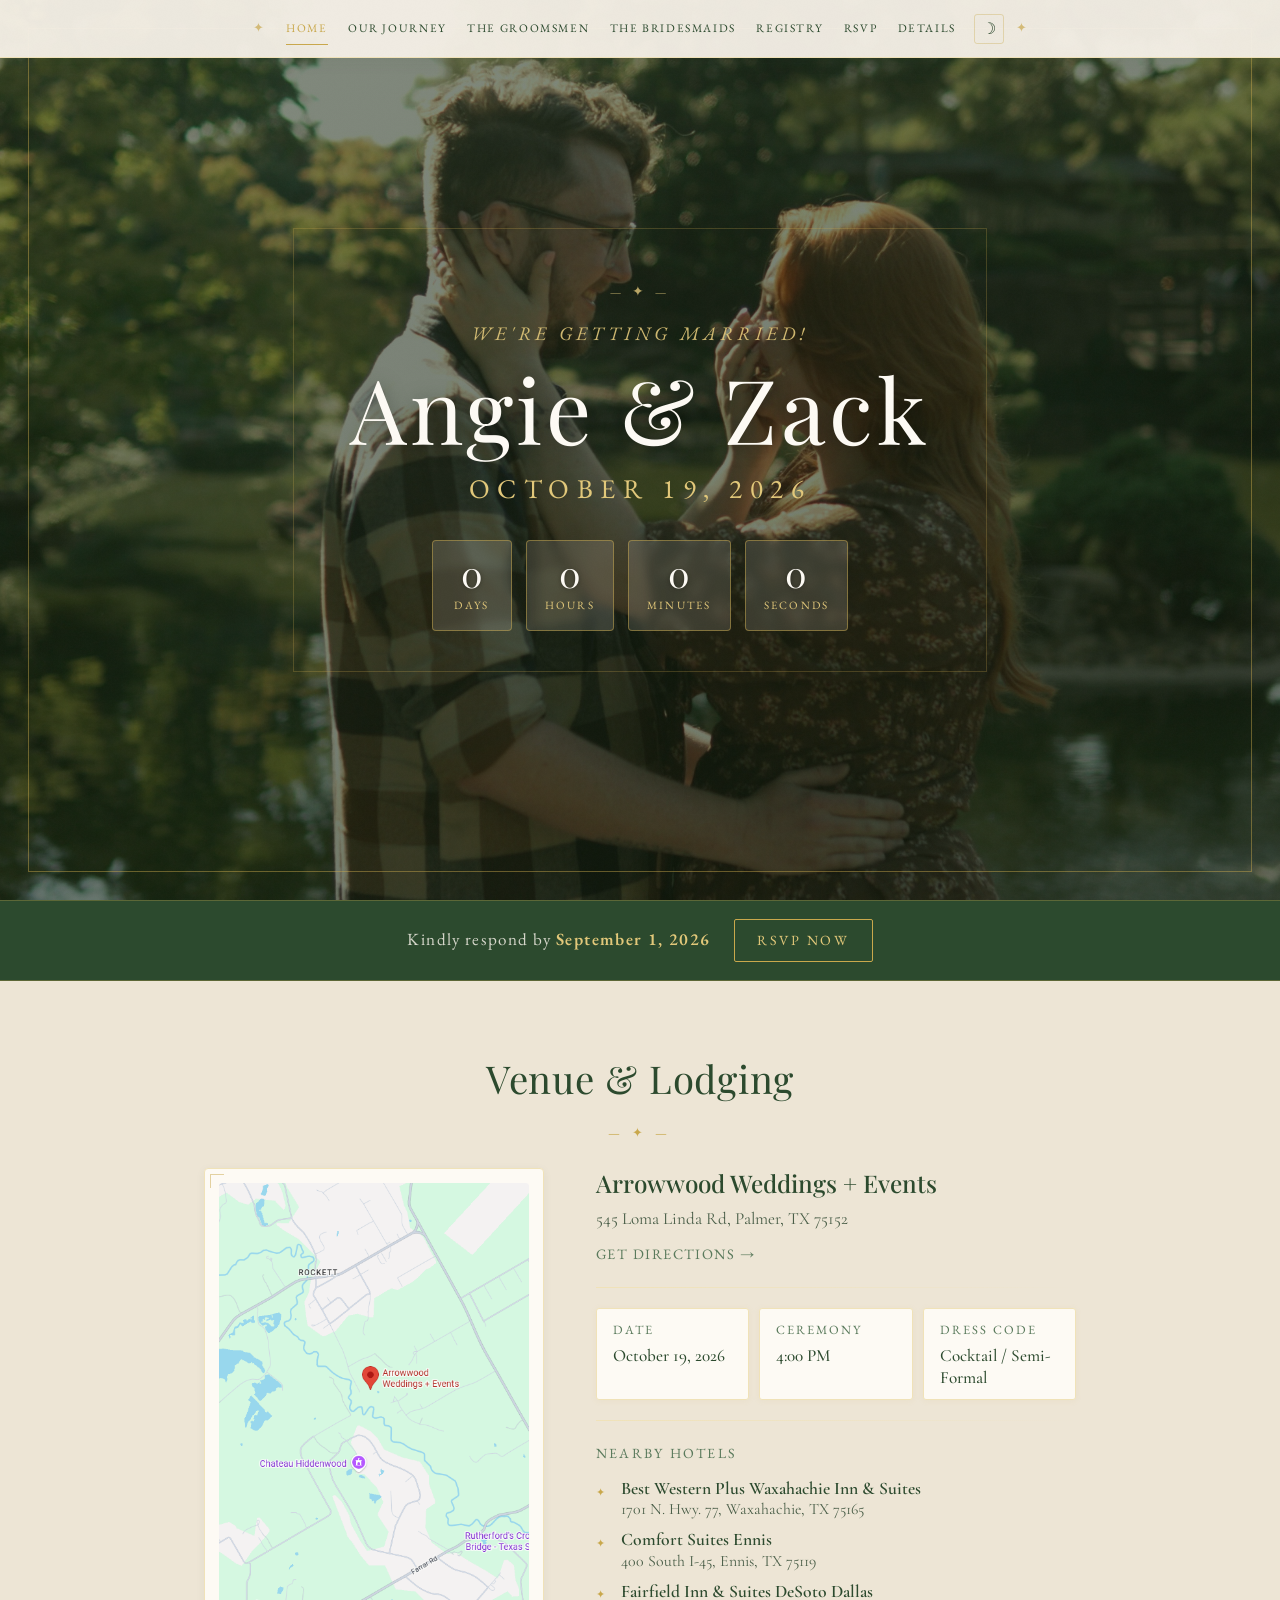
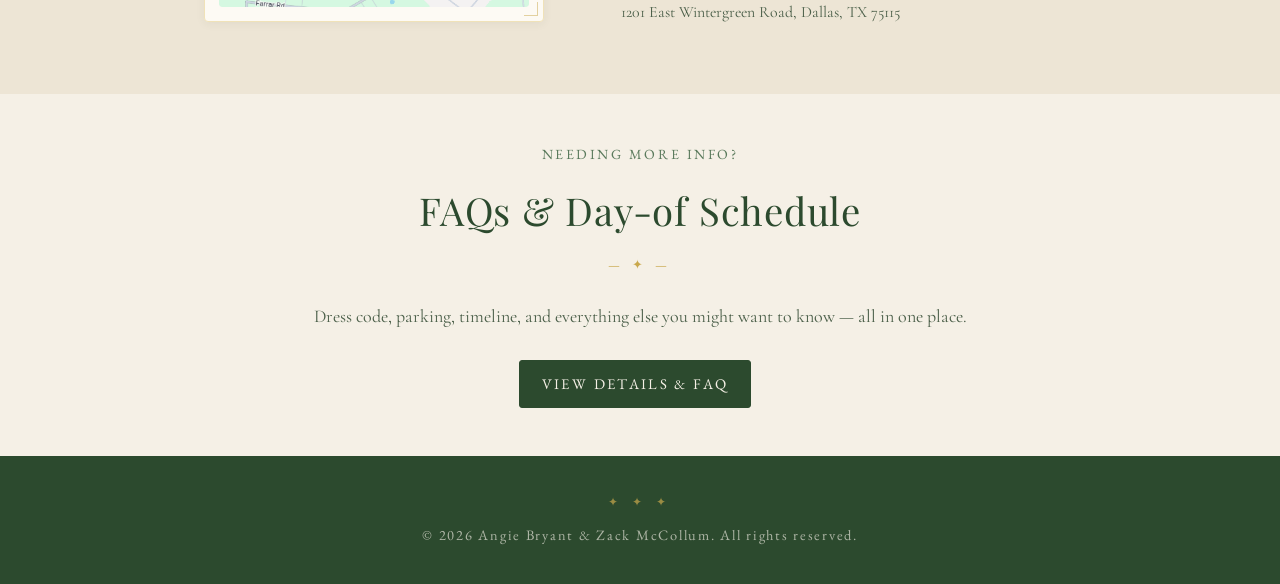
<file: index.html>
<!DOCTYPE html>
<html lang="en">
<head>
  <meta charset="UTF-8">
  <meta name="viewport" content="width=device-width, initial-scale=1.0">
  <link rel="icon" href="data:image/svg+xml,%3Csvg xmlns='http://www.w3.org/2000/svg' viewBox='0 0 32 32'%3E%3Crect x='9' y='9' width='14' height='14' rx='1' transform='rotate(45 16 16)' fill='%23C9A84C'/%3E%3C/svg%3E" type="image/svg+xml">

  <title>Angie &amp; Zack — Home</title>
  <script>try{var s=localStorage.getItem("theme"),q=window.matchMedia("(prefers-color-scheme: dark)").matches?"dark":"light";document.documentElement.setAttribute("data-theme",s||q);}catch(e){}</script>
  <link rel="stylesheet" href="style.css">
  <script src="script.js" defer></script>
</head>
<body>
  <!-- Navigation -->
    <nav id="main-nav">
    <button class="nav-hamburger" id="nav-hamburger" aria-label="Open menu" aria-expanded="false">
      <span></span><span></span><span></span>
    </button>
    <div class="nav-links" id="nav-links">
      <a href="index.html" class="active">Home</a>
      <a href="our-journey.html">Our Journey</a>
      <a href="groomsmen.html">The Groomsmen</a>
      <a href="bridesmaids.html">The Bridesmaids</a>
      <a href="registry.html">Registry</a>
      <a href="rsvp.html">RSVP</a>
      <a href="details.html">Details</a>
    </div>
  </nav>

  <!-- Hero Section -->
  <section class="hero" style="background-image: url('Images/Main-Page.jpg');">
    <div class="hero-content">
      <h3>We're Getting Married!</h3>
      <h1>Angie &amp; Zack</h1>
      <h2>October 19, 2026</h2>
      <div class="countdown" data-countdown="2026-10-19T12:00:00-06:00">
        <div class="countdown-item"><span>0</span><small>Days</small></div>
        <div class="countdown-item"><span>0</span><small>Hours</small></div>
        <div class="countdown-item"><span>0</span><small>Minutes</small></div>
        <div class="countdown-item"><span>0</span><small>Seconds</small></div>
      </div>
    </div>
  </section>

  <!-- RSVP Nudge Banner -->
  <section class="rsvp-nudge reveal-on-scroll">
    <span class="rsvp-nudge-text">Kindly respond by <strong>September 1, 2026</strong></span>
    <a href="rsvp.html" class="rsvp-nudge-btn">RSVP Now</a>
  </section>

  <!-- Venue & Lodging Section -->
  <section class="section first-after-hero">
    <h2 class="section-title">Venue &amp; Lodging</h2>
    <div class="venue-container">

      <!-- Map -->
      <div class="venue-map reveal-on-scroll">
        <a href="https://www.google.com/maps/place/Arrowwood+Weddings+%2B+Events/@32.4610241,-96.7617876,17z/data=!4m6!3m5!1s0x864eeb15244c5e1d:0x95e11e4c4afe25a6!8m2!3d32.4610241!4d-96.7592127!16s%2Fg%2F11f8gkkggd?entry=ttu&g_ep=EgoyMDI1MTIwMi4wIKXMDSoASAFQAw%3D%3D" target="_blank" rel="noopener noreferrer">
          <img src="Images/Arrowwood-google-map.png" alt="Arrowwood Weddings + Events Map">
        </a>
      </div>

      <!-- Info -->
      <div class="venue-info">

        <!-- Venue name + address block -->
        <div class="venue-address-block reveal-on-scroll">
          <p class="venue-name">Arrowwood Weddings + Events</p>
          <p class="venue-address">545 Loma Linda Rd, Palmer, TX 75152</p>
          <a class="venue-directions" href="https://www.google.com/maps/place/Arrowwood+Weddings+%2B+Events/@32.4610241,-96.7617876,17z/data=!4m6!3m5!1s0x864eeb15244c5e1d:0x95e11e4c4afe25a6!8m2!3d32.4610241!4d-96.7592127!16s%2Fg%2F11f8gkkggd?entry=ttu&g_ep=EgoyMDI1MTIwMi4wIKXMDSoASAFQAw%3D%3D" target="_blank" rel="noopener noreferrer">Get Directions →</a>
        </div>

        <div class="venue-divider"></div>

        <!-- Quick-info pills -->
        <div class="venue-pills reveal-on-scroll">
          <div class="venue-pill">
            <span class="venue-pill-label">Date</span>
            <span class="venue-pill-value">October 19, 2026</span>
          </div>
          <div class="venue-pill">
            <span class="venue-pill-label">Ceremony</span>
            <span class="venue-pill-value">4:00 PM</span>
          </div>
          <div class="venue-pill">
            <span class="venue-pill-label">Dress Code</span>
            <span class="venue-pill-value">Cocktail / Semi-Formal</span>
          </div>
        </div>

        <div class="venue-divider"></div>

        <!-- Lodging -->
        <div class="reveal-on-scroll">
          <p class="venue-lodging-heading">Nearby Hotels</p>
          <ul class="lodging-list">
            <li><strong><a href="https://www.bestwestern.com/en_US/book/hotel-rooms.44698.html?iata=00170260&ssob=PSBM00199G&cid=PSBM00199G:google:Conversion_National_X_US_Google_BW_BW_BR_X_Consolidated_En_District5_TX_Primary:best%20western%20plus%20waxahachie%20inn%20%26%20suites&gclsrc=aw.ds&gad_source=1&gad_campaignid=21226518934&gbraid=0AAAAAD-tl1hQ0hjczZ_q8GGsvb0soOebE&gclid=Cj0KCQjw1ZjOBhCmARIsADDuFTBlnRpzpNIwo07-kJjhLWLzqJIK8FgcUiiLyhSb31mb3SZ5PO3JiVwaAhOpEALw_wcB" target="_blank" rel="noopener noreferrer">Best Western Plus Waxahachie Inn &amp; Suites</a></strong><span class="lodging-address">1701 N. Hwy. 77, Waxahachie, TX 75165</span></li>
            <li><strong><a href="https://www.choicehotels.com/texas/ennis/comfort-suites-hotels/txa54?gad_campaignid=22193625516&gad_source=1&gal=undefined&gclid=Cj0KCQjw1ZjOBhCmARIsADDuFTDCRQBfKruBmAhdIc8vo8Jh89C2TajxkvKu5rK1HDcD_XoWZXB74ZcaArUOEALw_wcB&gmp=MetaAd&gpa=GPADSMFLX&hmGUID=61ca8c9c-d081-4acc-b399-5b5ab8f36904&mc=HAGOHPUS&meta=PMFGPADUSSMFLX_TXA54_localuniversal_US_1_desktop_2026-03-30_default_22193625516__paid&pmf=hpagoogle&product=localuniversal&adults=2&checkInDate=2026-03-30&checkOutDate=2026-03-31&ratePlanCode=SMFLX" target="_blank" rel="noopener noreferrer">Comfort Suites Ennis</a></strong><span class="lodging-address">400 South I‑45, Ennis, TX 75119</span></li>
            <li><strong><a href="https://www.marriott.com/en-us/hotels/dalef-fairfield-inn-and-suites-desoto-dallas-south/overview/?scid=f2ae0541-1279-4f24-b197-a979c79310b0" target="_blank" rel="noopener noreferrer">Fairfield Inn &amp; Suites DeSoto Dallas</a></strong><span class="lodging-address">1201 East Wintergreen Road, Dallas, TX 75115</span></li>
          </ul>
        </div>

      </div>
    </div>
  </section>

  <!-- Details CTA -->
  <section class="section reveal-on-scroll" style="text-align:center; padding: 48px 24px;">
    <p style="font-family:var(--font-accent);font-size:0.78rem;letter-spacing:0.18em;text-transform:uppercase;color:var(--forest-light);margin:0 0 10px;">Needing more info?</p>
    <h2 class="section-title" style="margin-bottom:0;">FAQs &amp; Day-of Schedule</h2>
    <p style="max-width:800px;margin:16px auto 28px;color:var(--ink-soft);font-size:1rem;line-height:1.8;">Dress code, parking, timeline, and everything else you might want to know — all in one place.</p>
    <a href="details.html" class="btn">View Details &amp; FAQ</a>
  </section>

  <!-- Footer -->
  <footer>
    © 2026 Angie Bryant &amp; Zack McCollum. All rights reserved.
  </footer>
  <button class="back-to-top" id="back-to-top" aria-label="Back to top">&#8679;</button>
</body>
</html>
</file>
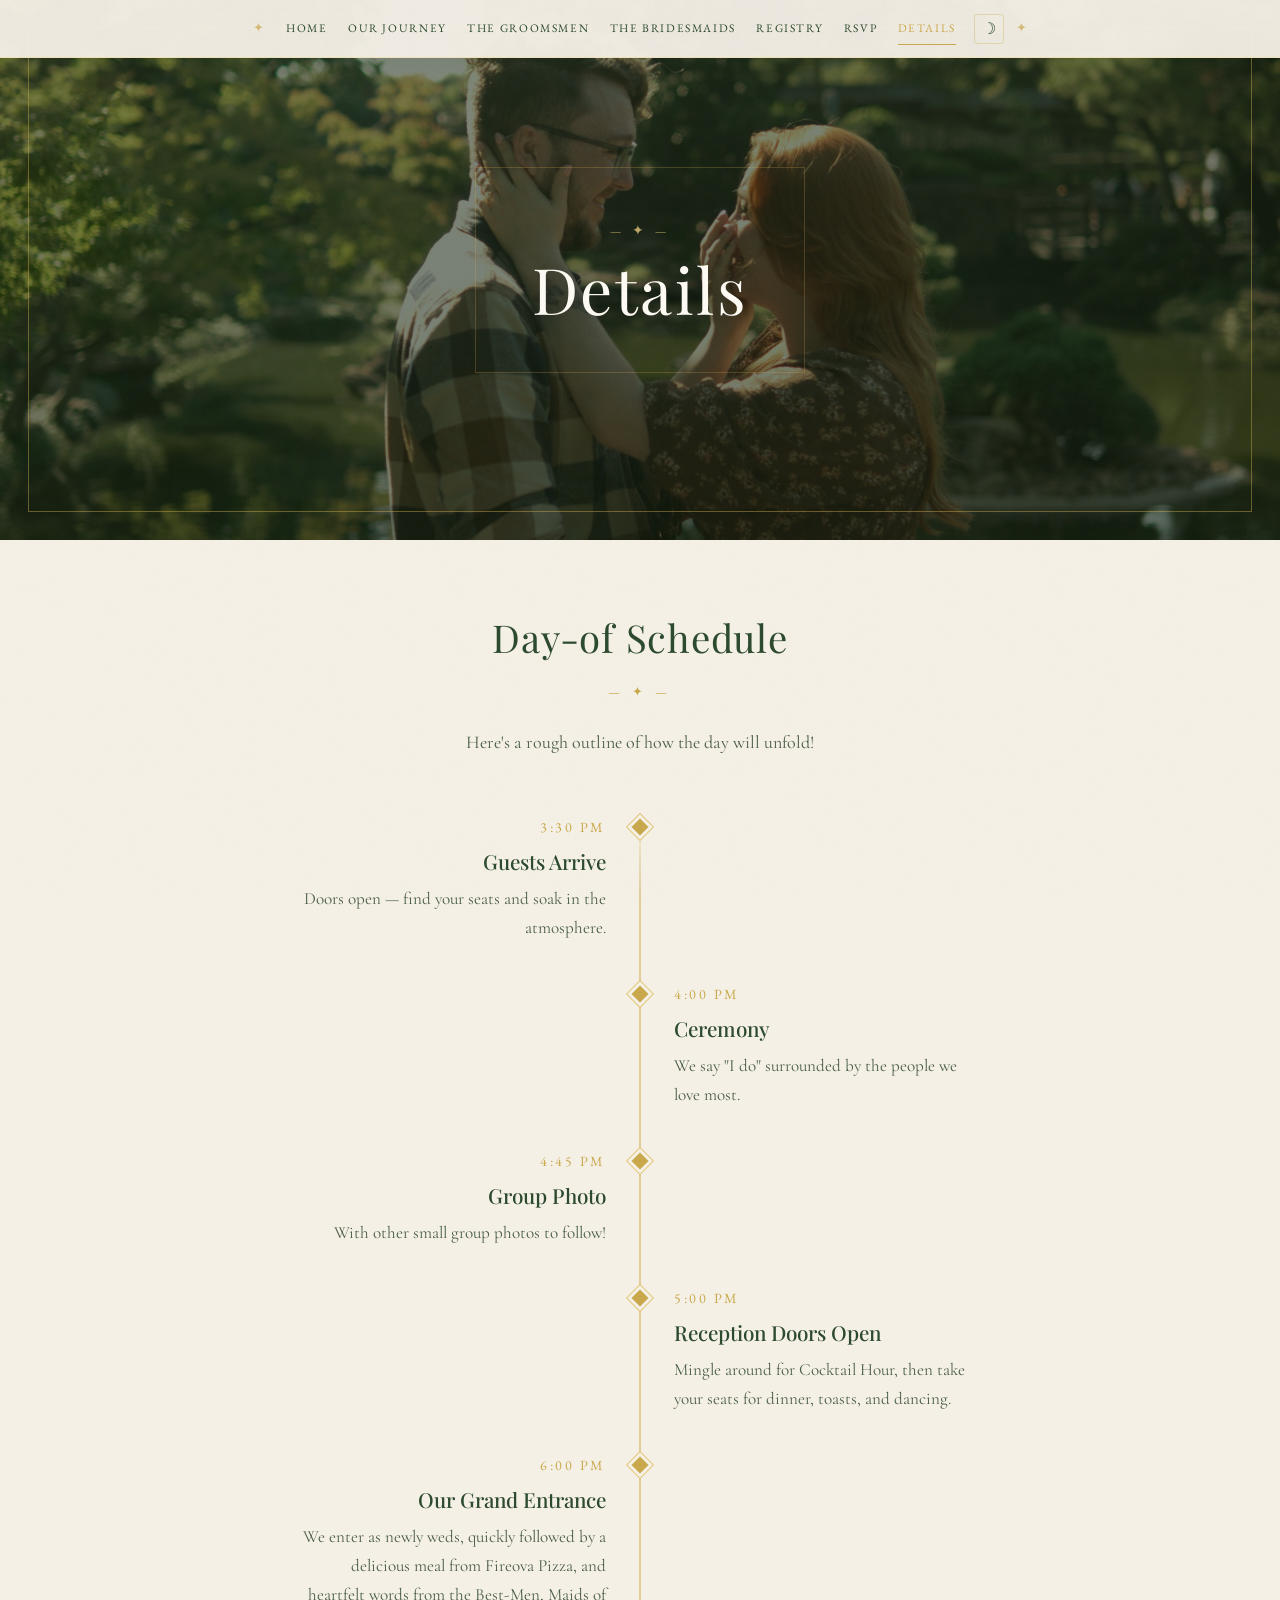
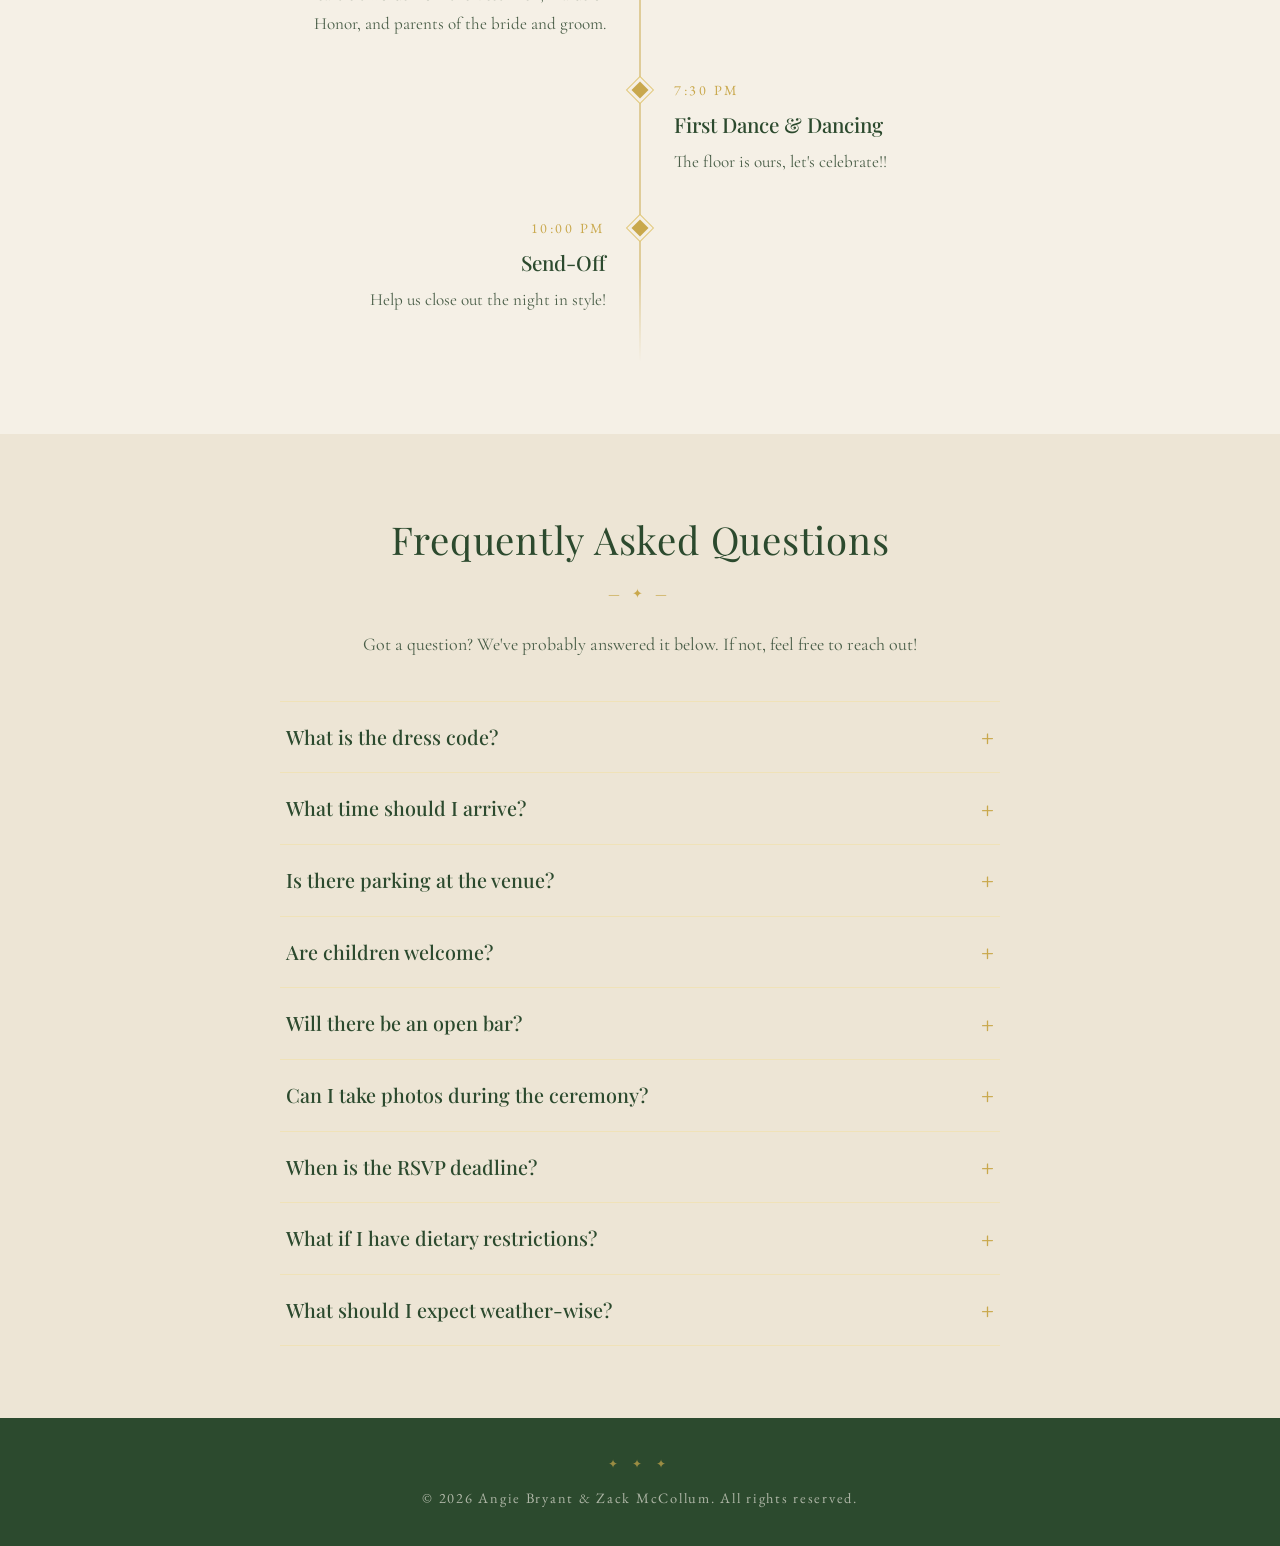
<file: details.html>
<!DOCTYPE html>
<html lang="en">
<head>
  <meta charset="UTF-8">
  <meta name="viewport" content="width=device-width, initial-scale=1.0">
  <link rel="icon" href="data:image/svg+xml,%3Csvg xmlns='http://www.w3.org/2000/svg' viewBox='0 0 32 32'%3E%3Crect x='9' y='9' width='14' height='14' rx='1' transform='rotate(45 16 16)' fill='%23C9A84C'/%3E%3C/svg%3E" type="image/svg+xml">

  <title>Angie &amp; Zack — Details</title>
  <script>try{var s=localStorage.getItem("theme"),q=window.matchMedia("(prefers-color-scheme: dark)").matches?"dark":"light";document.documentElement.setAttribute("data-theme",s||q);}catch(e){}</script>
  <link rel="stylesheet" href="style.css">
  <script src="script.js" defer></script>
  <style>
    /* ── Day-of Timeline ───────────────────────────────────────── */
    .timeline {
      max-width: 680px;
      margin: 0 auto;
      position: relative;
      padding: 8px 0 8px 0;
    }

    /* Vertical gold rule running through timeline */
    .timeline::before {
      content: '';
      position: absolute;
      left: 50%;
      top: 0; bottom: 0;
      width: 1px;
      background: linear-gradient(to bottom, transparent, var(--gold) 8%, var(--gold) 92%, transparent);
      transform: translateX(-50%);
    }

    .timeline-item {
      display: flex;
      align-items: flex-start;
      gap: 28px;
      margin-bottom: 40px;
      position: relative;
    }

    /* All items flow left-to-right — HTML already places content on the correct side */
    .timeline-item {
      flex-direction: row;
    }

    /* Left-side content (odd items): right-align so text flows into the center node */
    .timeline-item:nth-child(odd) .timeline-body:first-child {
      text-align: right;
    }

    /* Right-side content (even items): left-align so text flows away from center node */
    .timeline-item:nth-child(even) .timeline-body:last-child {
      text-align: left;
    }

    .timeline-body {
      flex: 1;
    }

    .timeline-time {
      font-family: var(--font-accent);
      font-size: 0.78rem;
      letter-spacing: 0.18em;
      text-transform: uppercase;
      color: var(--gold);
      display: block;
      margin-bottom: 4px;
    }

    .timeline-event {
      font-family: var(--font-display);
      font-size: 1.15rem;
      font-weight: 500;
      color: var(--forest);
      margin: 0 0 4px;
    }

    .timeline-desc {
      font-size: 0.95rem;
      color: var(--ink-soft);
      margin: 0;
      line-height: 1.7;
    }

    /* Gold diamond node in center */
    .timeline-node {
      flex: 0 0 auto;
      width: 12px; height: 12px;
      background: var(--gold);
      transform: rotate(45deg);
      margin-top: 6px;
      position: relative;
      z-index: 1;
      box-shadow: 0 0 0 3px var(--ivory), 0 0 0 4px var(--gold-light);
      flex-shrink: 0;
    }

    /* ── FAQ Accordion ──────────────────────────────────────────── */
    .faq-list {
      max-width: 720px;
      margin: 0 auto;
    }

    .faq-item {
      border-bottom: 1px solid var(--gold-pale);
      overflow: hidden;
    }

    .faq-item:first-child {
      border-top: 1px solid var(--gold-pale);
    }

    .faq-question {
      display: flex;
      justify-content: space-between;
      align-items: center;
      padding: 18px 6px;
      cursor: pointer;
      font-family: var(--font-display);
      font-size: 1.1rem;
      font-weight: 500;
      color: var(--forest);
      gap: 16px;
      user-select: none;
      transition: color 0.2s;
    }

    .faq-question:hover { color: var(--gold); }

    .faq-icon {
      font-family: var(--font-accent);
      font-size: 1.2rem;
      color: var(--gold);
      flex-shrink: 0;
      transition: transform 0.3s ease;
      line-height: 1;
    }

    .faq-item.open .faq-icon { transform: rotate(45deg); }

    .faq-answer {
      max-height: 0;
      overflow: hidden;
      transition: max-height 0.35s ease, padding 0.2s ease;
    }

    .faq-item.open .faq-answer {
      max-height: 400px;
    }

    .faq-answer p {
      margin: 0;
      padding: 0 6px 20px;
      font-size: 1rem;
      color: var(--ink-soft);
      line-height: 1.85;
    }

    /* ── Responsive Timeline ────────────────────────────────────── */
    @media (max-width: 600px) {
      .timeline::before { left: 10px; transform: none; }

      /* All items: single column, left-aligned */
      .timeline-item,
      .timeline-item:nth-child(odd),
      .timeline-item:nth-child(even) {
        flex-direction: row !important;
        gap: 18px;
        padding-left: 36px;
        position: relative;
      }

      /* Override per-side text-align rules on mobile */
      .timeline-item:nth-child(odd) .timeline-body:first-child,
      .timeline-item:nth-child(even) .timeline-body:last-child {
        text-align: left !important;
      }

      /* Hide the empty spacer half-columns */
      .timeline-item > .timeline-body:empty { display: none; }

      /* Pin diamond node to left rail */
      .timeline-node {
        position: absolute;
        left: 4px;
        top: 6px;
        margin-top: 0;
        flex-shrink: 0;
      }

      .timeline-body { flex: 1; }
    }
  </style>
</head>
<body>

  <!-- Navigation -->
  <nav id="main-nav">
    <button class="nav-hamburger" id="nav-hamburger" aria-label="Open menu" aria-expanded="false">
      <span></span><span></span><span></span>
    </button>
    <div class="nav-links" id="nav-links">
      <a href="index.html">Home</a>
      <a href="our-journey.html">Our Journey</a>
      <a href="groomsmen.html">The Groomsmen</a>
      <a href="bridesmaids.html">The Bridesmaids</a>
      <a href="registry.html">Registry</a>
      <a href="rsvp.html">RSVP</a>
      <a href="details.html" class="active">Details</a>
    </div>
  </nav>

  <!-- Page header -->
  <section class="hero" style="background-image: url('Images/Main-Page.jpg'); height: 60vh;">
    <div class="hero-content">
      <h1>Details</h1>
    </div>
  </section>

  <!-- Day-of Timeline -->
  <section class="section first-after-hero">
    <h2 class="section-title">Day-of Schedule</h2>
    <p style="text-align:center;max-width:800px;margin:0 auto 48px;color:var(--ink-soft);font-size:1rem;">
      Here's a rough outline of how the day will unfold!

    <div class="timeline">

      <div class="timeline-item reveal-on-scroll">
        <div class="timeline-body">
          <span class="timeline-time">3:30 PM</span>
          <p class="timeline-event">Guests Arrive</p>
          <p class="timeline-desc">Doors open — find your seats and soak in the atmosphere.</p>
        </div>
        <div class="timeline-node"></div>
        <div class="timeline-body"></div>
      </div>

      <div class="timeline-item reveal-on-scroll">
        <div class="timeline-body"></div>
        <div class="timeline-node"></div>
        <div class="timeline-body">
          <span class="timeline-time">4:00 PM</span>
          <p class="timeline-event">Ceremony</p>
          <p class="timeline-desc">We say "I do" surrounded by the people we love most.</p>
        </div>
      </div>

      <div class="timeline-item reveal-on-scroll">
        <div class="timeline-body">
          <span class="timeline-time">4:45 PM</span>
          <p class="timeline-event">Group Photo</p>
          <p class="timeline-desc">With other small group photos to follow!</p>
        </div>
        <div class="timeline-node"></div>
        <div class="timeline-body"></div>
      </div>

      <div class="timeline-item reveal-on-scroll">
        <div class="timeline-body"></div>
        <div class="timeline-node"></div>
        <div class="timeline-body">
          <span class="timeline-time">5:00 PM</span>
          <p class="timeline-event">Reception Doors Open</p>
          <p class="timeline-desc">Mingle around for Cocktail Hour, then take your seats for dinner, toasts, and dancing.</p>
        </div>
      </div>

      <div class="timeline-item reveal-on-scroll">
        <div class="timeline-body">
          <span class="timeline-time">6:00 PM</span>
          <p class="timeline-event">Our Grand Entrance</p>
          <p class="timeline-desc">We enter as newly weds, quickly followed by a delicious meal from Fireova Pizza, and heartfelt words from the Best-Men, Maids of Honor, and parents of the bride and groom.</p>
        </div>
        <div class="timeline-node"></div>
        <div class="timeline-body"></div>
      </div>

      <div class="timeline-item reveal-on-scroll">
        <div class="timeline-body"></div>
        <div class="timeline-node"></div>
        <div class="timeline-body">
          <span class="timeline-time">7:30 PM</span>
          <p class="timeline-event">First Dance &amp; Dancing</p>
          <p class="timeline-desc">The floor is ours, let's celebrate!!</p>
        </div>
      </div>

      <div class="timeline-item reveal-on-scroll">
        <div class="timeline-body">
          <span class="timeline-time">10:00 PM</span>
          <p class="timeline-event">Send-Off</p>
          <p class="timeline-desc">Help us close out the night in style!</p>
        </div>
        <div class="timeline-node"></div>
        <div class="timeline-body"></div>
      </div>

    </div>

  </section>

  <!-- FAQ Section -->
  <section class="section alt">
    <h2 class="section-title">Frequently Asked Questions</h2>
    <p style="text-align:center;max-width:580px;margin:0 auto 40px;color:var(--ink-soft);font-size:1rem;">
      Got a question? We've probably answered it below. If not, feel free to reach out!
    </p>

    <div class="faq-list">

      <div class="faq-item">
        <div class="faq-question">
          What is the dress code?
          <span class="faq-icon">+</span>
        </div>
        <div class="faq-answer">
          <p>We'd love for our guests to dress in <strong>cocktail / semi-formal</strong> attire. Think dresses, dress pants with a blazer, or a suit. Please <strong>DO NOT</strong> wear white or ivory, as those are reserved for the bride! This is an <strong>OUTDOOR VENUE</strong>, please dress occordingly! If you have any questions regarding attire, please feel free to <a href="mailto:zawedding16@gmail.com">reach out to Zack and Angie via email</a></p>
        </div>
      </div>

      <div class="faq-item">
        <div class="faq-question">
          What time should I arrive?
          <span class="faq-icon">+</span>
        </div>
        <div class="faq-answer">
          <p>We recommend arriving by <strong>3:30 PM</strong> to allow time to park and get seated comfortably before the ceremony begins at 4:00 PM. The Ceremony will be closed once the processional starts.</p>
        </div>
      </div>

      <div class="faq-item">
        <div class="faq-question">
          Is there parking at the venue?
          <span class="faq-icon">+</span>
        </div>
        <div class="faq-answer">
          <p>Yes! <strong>Free on-site parking</strong> is available at Arrowwood Weddings + Events. Just follow the signs when you arrive at 545 Loma Linda Rd, Palmer, TX 75152.</p>
        </div>
      </div>

      <div class="faq-item">
        <div class="faq-question">
          Are children welcome?
          <span class="faq-icon">+</span>
        </div>
        <div class="faq-answer">
          <p>While we love your little ones, we kindly ask that only children ages 8 and older attend. If you're bringing children, please be sure to include them in your RSVP!</p>
        </div>
      </div>

      <div class="faq-item">
        <div class="faq-question">
          Will there be an open bar?
          <span class="faq-icon">+</span>
        </div>
        <div class="faq-answer">
          <p>Yes! We will have an <strong>open bar</strong> during cocktail hour and the reception. Please drink responsibly and consider arranging a designated driver or rideshare if needed. We will also be serving our signature cocktails as well!</p>
        </div>
      </div>

      <div class="faq-item">
        <div class="faq-question">
          Can I take photos during the ceremony?
          <span class="faq-icon">+</span>
        </div>
        <div class="faq-answer">
          <p>We are having an <strong>unplugged ceremony</strong>, so please keep phones and cameras put away so you can be fully present in the moment. Our photographer(s) will capture everything! Feel free to snap away during cocktail hour and the reception.</p>
        </div>
      </div>

      <div class="faq-item">
        <div class="faq-question">
          When is the RSVP deadline?
          <span class="faq-icon">+</span>
        </div>
        <div class="faq-answer">
          <p>Please RSVP by <strong>September 1, 2026</strong>. You can fill out the form on our <a href="rsvp.html">RSVP page</a>, it only takes a minute!</p>
        </div>
      </div>

      <div class="faq-item">
        <div class="faq-question">
          What if I have dietary restrictions?
          <span class="faq-icon">+</span>
        </div>
        <div class="faq-answer">
          <p>We’ll be serving fresh, stone-fired pizza from Fireova Pizza at the reception. If you have dietary restrictions or allergies, please feel free to bring something that best fits your needs, we want everyone to be comfortable and taken care of.</p>
        </div>
      </div>

      <div class="faq-item">
        <div class="faq-question">
          What should I expect weather-wise?
          <span class="faq-icon">+</span>
        </div>
        <div class="faq-answer">
          <p>The <strong>ceremony is outdoors</strong> and the <strong>reception is covered outdoor</strong>, so please plan and dress accordingly! Mid-October in Palmer, TX typically brings pleasant fall weather, with warm afternoons around <strong>78°F</strong> and cooler evenings dropping into the <strong>low 60s</strong>.</p>
        </div>
      </div>

    </div>
  </section>

  <!-- Footer -->
  <footer>
    © 2026 Angie Bryant &amp; Zack McCollum. All rights reserved.
  </footer>

  <button class="back-to-top" id="back-to-top" aria-label="Back to top">&#8679;</button>
</body>
</html>
</file>
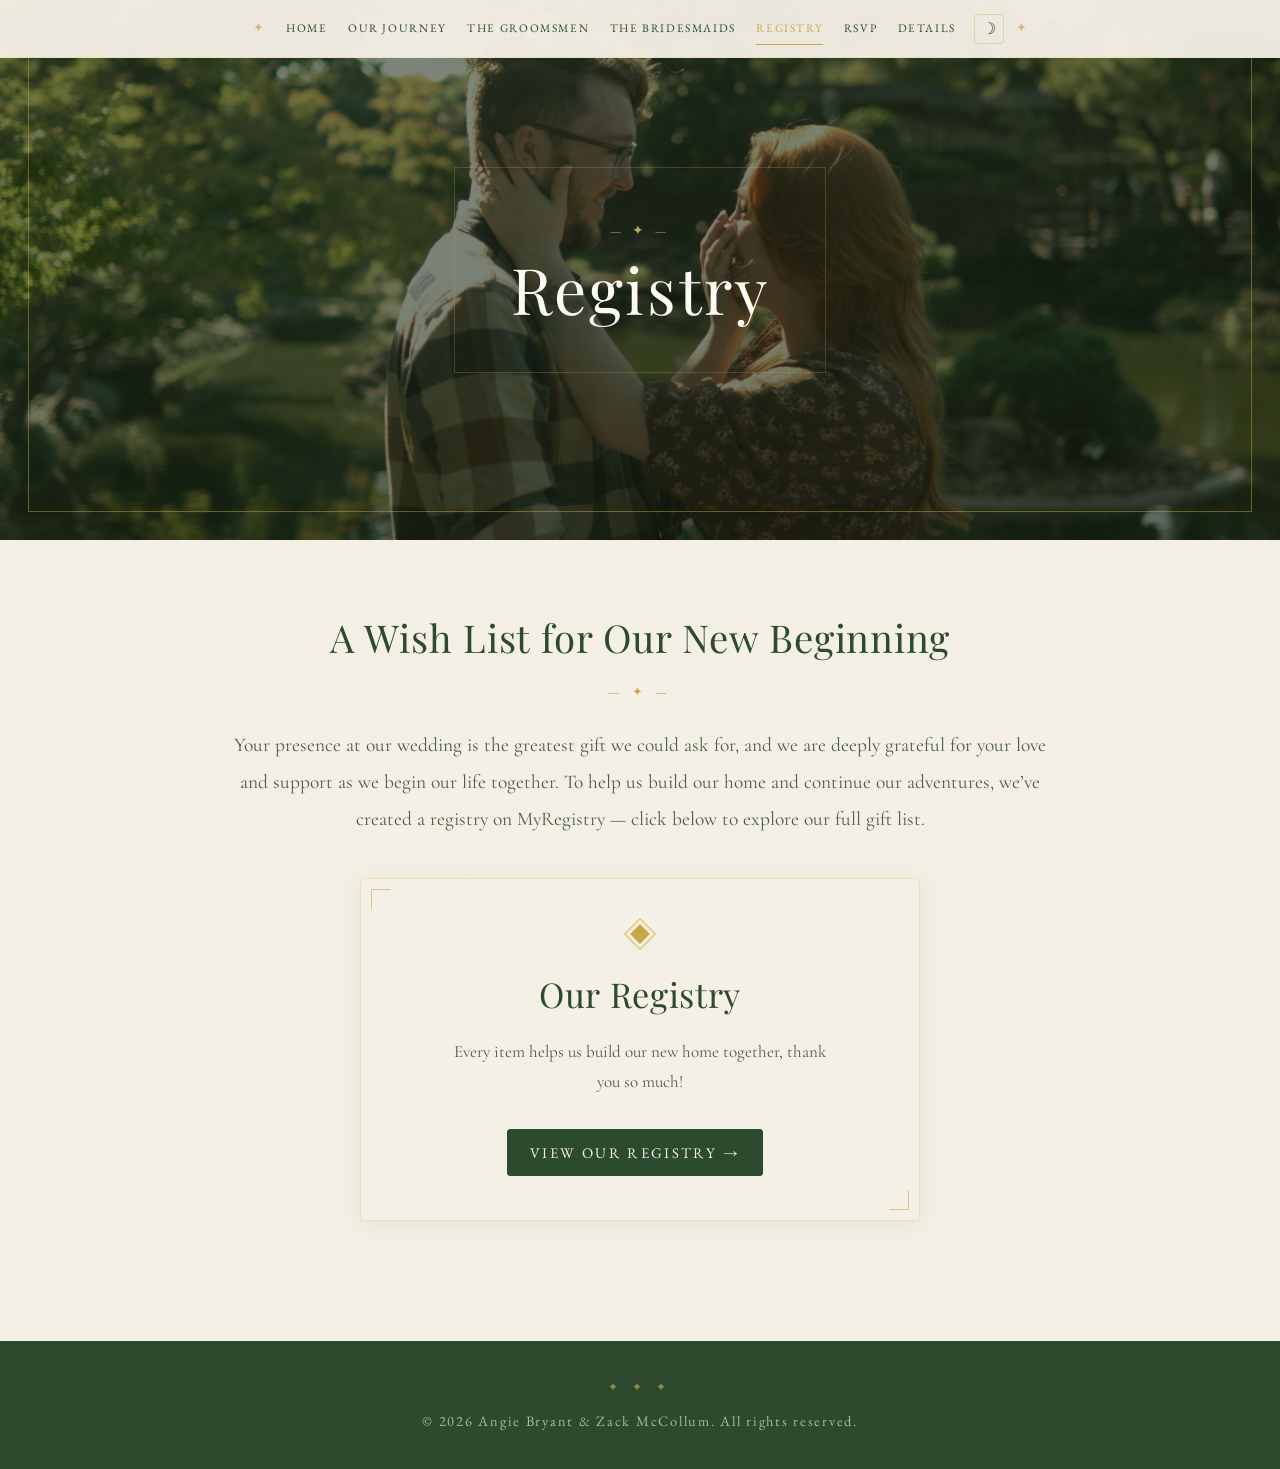
<file: registry.html>
<!DOCTYPE html>
<html lang="en">
<head>
  <meta charset="UTF-8">
  <meta name="viewport" content="width=device-width, initial-scale=1.0">
  <link rel="icon" href="data:image/svg+xml,%3Csvg xmlns='http://www.w3.org/2000/svg' viewBox='0 0 32 32'%3E%3Crect x='9' y='9' width='14' height='14' rx='1' transform='rotate(45 16 16)' fill='%23C9A84C'/%3E%3C/svg%3E" type="image/svg+xml">

  <title>Angie &amp; Zack — Registry</title>
  <script>try{var s=localStorage.getItem("theme"),q=window.matchMedia("(prefers-color-scheme: dark)").matches?"dark":"light";document.documentElement.setAttribute("data-theme",s||q);}catch(e){}</script>
  <link rel="stylesheet" href="style.css">
  <script src="script.js" defer></script>
</head>
<body>
  <!-- Navigation -->
    <nav id="main-nav">
    <button class="nav-hamburger" id="nav-hamburger" aria-label="Open menu" aria-expanded="false">
      <span></span><span></span><span></span>
    </button>
    <div class="nav-links" id="nav-links">
      <a href="index.html">Home</a>
      <a href="our-journey.html">Our Journey</a>
      <a href="groomsmen.html">The Groomsmen</a>
      <a href="bridesmaids.html">The Bridesmaids</a>
      <a href="registry.html" class="active">Registry</a>
      <a href="rsvp.html">RSVP</a>
      <a href="details.html">Details</a>
    </div>
  </nav>

  <!-- Page header -->
  <section class="hero" style="background-image: url('Images/Main-Page.jpg'); height: 60vh;">
    <div class="hero-content">
      <h1>Registry</h1>
    </div>
  </section>

  <!-- Registry Section -->
  <section class="section first-after-hero">
    <div class="registry-section">
      <h2 class="section-title">A Wish List for Our New Beginning</h2>
      <div class="people-intro">
        <p>Your presence at our wedding is the greatest gift we could ask for, and we are deeply grateful for your love and support as we begin our life together. To help us build our home and continue our adventures, we’ve created a registry on MyRegistry — click below to explore our full gift list.</p>
      </div>

      <!-- Registry Card -->
      <div style="
        max-width: 560px;
        margin: 40px auto 48px;
        background: var(--ivory);
        border: 1px solid var(--gold-pale);
        border-radius: 4px;
        box-shadow: 0 4px 24px rgba(44,74,46,0.08);
        padding: 48px 40px 44px;
        text-align: center;
        position: relative;
        overflow: visible;
      ">
        <!-- Corner accents -->
        <span style="position:absolute;top:10px;left:10px;width:20px;height:20px;border-top:1.5px solid rgba(201,168,76,0.6);border-left:1.5px solid rgba(201,168,76,0.6);pointer-events:none;"></span>
        <span style="position:absolute;bottom:10px;right:10px;width:20px;height:20px;border-bottom:1.5px solid rgba(201,168,76,0.6);border-right:1.5px solid rgba(201,168,76,0.6);pointer-events:none;"></span>

        <!-- Gold diamond ornament -->
        <div style="margin: 0 auto 24px; width:14px; height:14px; background:var(--gold); transform:rotate(45deg); box-shadow: 0 0 0 3px var(--ivory), 0 0 0 4.5px var(--gold-light);"></div>

        <h3 style="font-family:var(--font-display);font-size:clamp(1.4rem,3vw,1.9rem);font-weight:400;color:var(--forest);margin:0 0 12px;letter-spacing:0.02em;">Our Registry</h3>
        <p style="font-size:0.95rem;color:var(--ink-soft);line-height:1.75;margin:0 0 32px;max-width:380px;margin-left:auto;margin-right:auto;">Every item helps us build our new home together, thank you so much!</p>

        <a href="https://www.myregistry.com/giftlist/ZAWedding2026"
           target="_blank"
           rel="noopener noreferrer"
           class="btn"
           style="display:inline-block;">
          View Our Registry &rarr;
        </a>
      </div>
    </div>
  </section>

  <!-- Footer -->
  <footer>
    © 2026 Angie Bryant &amp; Zack McCollum. All rights reserved.
  </footer>
  <button class="back-to-top" id="back-to-top" aria-label="Back to top">&#8679;</button>
</body>
</html>
</file>
<file: style.css>
/* ═══════════════════════════════════════════════════════════════
   Angie & Zack — Redesigned Style Sheet
   Aesthetic: Vintage Botanical Wedding · Art Deco · Ivory & Forest
   ═══════════════════════════════════════════════════════════════ */

/* ── Google Fonts ─────────────────────────────────────────────── */
@import url('https://fonts.googleapis.com/css2?family=Cormorant+Garamond:ital,wght@0,300;0,400;0,500;0,600;1,300;1,400;1,500&family=Playfair+Display:ital,wght@0,400;0,500;1,400;1,500&family=EB+Garamond:ital,wght@0,400;0,500;1,400&display=swap');

/* ── Design Tokens ────────────────────────────────────────────── */
:root {
  /* Core palette — matches invite */
  --ivory:        #F5F0E6;
  --ivory-mid:    #EDE5D5;
  --ivory-deep:   #E2D9C4;
  --forest:       #2C4A2E;
  --forest-mid:   #3A5F3C;
  --forest-light: #5A7A5C;
  --sage:         #8AA68C;
  --sage-pale:    #C2D4C3;
  --gold:         #C9A84C;
  --gold-light:   #E2C87A;
  --gold-pale:    #F0E2B8;
  --ink:          #22321E;
  --ink-soft:     #4A5E48;
  --white:        #FDFAF4;

  /* Typography */
  --font-display: 'Playfair Display', Georgia, serif;
  --font-body:    'Cormorant Garamond', Georgia, serif;
  --font-accent:  'EB Garamond', Georgia, serif;

  /* Memory grid cell size */
  --mem: clamp(105px, 11vw, 145px);
}

/* ── Theme Transition ─────────────────────────────────────────── */
html.theme-transitioning body,
html.theme-transitioning nav,
html.theme-transitioning .nav-links,
html.theme-transitioning footer,
html.theme-transitioning .rsvp-nudge,
html.theme-transitioning .section,
html.theme-transitioning .venue-pill,
html.theme-transitioning .venue-map,
html.theme-transitioning .profile-img-frame,
html.theme-transitioning .back-to-top,
html.theme-transitioning .person-card,
html.theme-transitioning .feature-card,
html.theme-transitioning .memory-cell,
html.theme-transitioning .registry-iframe-container,
html.theme-transitioning .info-bubble,
html.theme-transitioning .faq-item,
html.theme-transitioning .countdown-item,
html.theme-transitioning .hero,
html.theme-transitioning .hero::before {
  transition: background 0.4s ease, color 0.4s ease,
              border-color 0.4s ease, box-shadow 0.4s ease !important;
}

/* ── Dark Mode Tokens ─────────────────────────────────────────── */
html[data-theme="dark"] {
  --ivory:        #1A1F1A;
  --ivory-mid:    #212621;
  --ivory-deep:   #272D27;
  --forest:       #A8C5AA;
  --forest-mid:   #8DAF8F;
  --forest-light: #7A9E7C;
  --sage:         #5A7A5C;
  --sage-pale:    #2E3E2F;
  --gold:         #C9A84C;
  --gold-light:   #E2C87A;
  --gold-pale:    #3A3020;
  --ink:          #E8E4D8;
  --ink-soft:     #B8B0A0;
  --white:        #222822;
}

/* Dark mode nav background */
html[data-theme="dark"] nav {
  background: rgba(26, 31, 26, 0.97);
}
html[data-theme="dark"] .nav-links {
  background: rgba(26, 31, 26, 0.99);
}
html[data-theme="dark"] nav::before {
  color: var(--forest);
}
html[data-theme="dark"] .nav-hamburger span {
  background: var(--forest);
}
html[data-theme="dark"] .hero::before {
  background: linear-gradient(160deg, rgba(10,16,10,0.65) 0%, rgba(6,10,6,0.72) 100%);
}
html[data-theme="dark"] footer {
  background: #111411;
}
html[data-theme="dark"] .rsvp-nudge {
  background: #111411;
  border-color: rgba(201, 168, 76, 0.2);
}
html[data-theme="dark"] .venue-pill,
html[data-theme="dark"] .venue-map,
html[data-theme="dark"] .profile-img-frame {
  background: var(--white);
}
html[data-theme="dark"] .back-to-top {
  background: var(--white);
  border-color: rgba(201, 168, 76, 0.35);
}
html[data-theme="dark"] .back-to-top:hover {
  background: var(--gold);
  color: #1A1F1A;
}

/* Keep hero text ivory in dark mode — unaffected by token overrides */
html[data-theme="dark"] .hero,
html[data-theme="dark"] .hero h1,
html[data-theme="dark"] .hero h2,
html[data-theme="dark"] .hero h3,
html[data-theme="dark"] .hero .hero-content::before,
html[data-theme="dark"] .countdown-item span {
  color: #F5F0E6;
}
html[data-theme="dark"] .hero h2,
html[data-theme="dark"] .hero h3,
html[data-theme="dark"] .hero .hero-content::before {
  color: var(--gold-light);
}

/* ── Dark Mode Toggle Button ──────────────────────────────────── */
.theme-toggle {
  background: none;
  border: 1px solid rgba(201, 168, 76, 0.35);
  border-radius: 3px;
  cursor: pointer;
  width: 30px;
  height: 30px;
  display: flex;
  align-items: center;
  justify-content: center;
  color: var(--forest);
  font-size: 0.9rem;
  transition: background 0.2s, color 0.2s, border-color 0.2s;
  flex-shrink: 0;
  padding: 0;
  margin-left: 8px;
}
.theme-toggle:hover {
  background: var(--gold-pale);
  border-color: var(--gold);
  color: var(--gold);
}
@media (max-width: 820px) {
  .theme-toggle { order: 3; }
}

/* ── Reset & Base ─────────────────────────────────────────────── */
*, *::before, *::after { box-sizing: border-box; }

html, body {
  margin: 0; padding: 0;
  background: var(--ivory);
  color: var(--ink);
  font-family: var(--font-body);
  font-size: 18px;
  line-height: 1.75;
}

/* Subtle paper texture overlay on body */
body::before {
  content: '';
  position: fixed;
  inset: 0;
  background-image:
    url("data:image/svg+xml,%3Csvg xmlns='http://www.w3.org/2000/svg' width='300' height='300'%3E%3Cfilter id='n'%3E%3CfeTurbulence type='fractalNoise' baseFrequency='0.9' numOctaves='4' stitchTiles='stitch'/%3E%3CfeColorMatrix type='saturate' values='0'/%3E%3C/filter%3E%3Crect width='300' height='300' filter='url(%23n)' opacity='0.03'/%3E%3C/svg%3E");
  pointer-events: none;
  z-index: 999;
  opacity: 0.4;
}

/* ── Botanical SVG Decorators (reusable via pseudo-elements) ──── */
/* Thin gold rule used throughout */
.gold-rule {
  display: block;
  width: 180px;
  height: 1px;
  background: linear-gradient(to right, transparent, var(--gold), transparent);
  margin: 0 auto;
}

/* ── Navigation ───────────────────────────────────────────────── */
nav {
  position: fixed;
  top: 0; left: 0; right: 0;
  display: flex;
  gap: 0;
  align-items: center;
  justify-content: center;
  padding: 0 20px;
  height: 58px;
  background: rgba(245, 240, 230, 0.96);
  border-bottom: 1px solid var(--gold-pale);
  z-index: 50;
  box-shadow: 0 2px 16px rgba(44, 74, 46, 0.08);
}

/* Decorative vine motif flanking nav */
nav::before, nav::after {
  content: '✦';
  color: var(--gold);
  font-size: 0.7rem;
  opacity: 0.7;
  flex-shrink: 0;
  padding: 0 12px;
}

/* Desktop: hide the hamburger */
.nav-hamburger { display: none; }

/* Nav links wrapper — desktop: inline flex */
.nav-links {
  display: flex;
  align-items: center;
  gap: 0;
}

nav a {
  color: var(--forest);
  text-decoration: none;
  font-family: var(--font-accent);
  font-size: clamp(0.62rem, 0.9vw, 0.82rem);
  letter-spacing: 0.14em;
  text-transform: uppercase;
  padding: 8px clamp(4px, 0.8vw, 14px);
  transition: color 0.2s ease;
  position: relative;
  white-space: nowrap;
}

nav a::after {
  content: '';
  position: absolute;
  bottom: 2px;
  left: clamp(4px, 0.8vw, 14px);
  right: clamp(4px, 0.8vw, 14px);
  height: 1px;
  background: var(--gold);
  transform: scaleX(0);
  transition: transform 0.25s ease;
  transform-origin: center;
}

nav a:hover { color: var(--gold); }
nav a:hover::after { transform: scaleX(1); }
nav a.active { color: var(--gold); }
nav a.active::after { transform: scaleX(1); }

/* ── Hamburger Button ─────────────────────────────────────────── */
.nav-hamburger {
  background: none;
  border: none;
  cursor: pointer;
  padding: 6px;
  flex-direction: column;
  gap: 5px;
  z-index: 60;
}

.nav-hamburger span {
  display: block;
  width: 24px;
  height: 1.5px;
  background: var(--forest);
  transition: transform 0.3s ease, opacity 0.3s ease, background 0.2s;
  transform-origin: center;
}

.nav-hamburger[aria-expanded="true"] span:nth-child(1) {
  transform: translateY(6.5px) rotate(45deg);
}
.nav-hamburger[aria-expanded="true"] span:nth-child(2) {
  opacity: 0;
}
.nav-hamburger[aria-expanded="true"] span:nth-child(3) {
  transform: translateY(-6.5px) rotate(-45deg);
}

/* ── Mobile Nav ───────────────────────────────────────────────── */
@media (max-width: 820px) {
  /* Hide flanking ornaments on mobile — they push layout */
  nav::before, nav::after { display: none; }

  /* Nav becomes a positioning container */
  nav {
    justify-content: space-between;
    padding: 0 18px;
  }

  /* Logo / brand name in place of ornaments */
  nav::before {
    display: block;
    content: 'A & Z';
    font-family: var(--font-display);
    font-size: 1rem;
    color: var(--forest);
    letter-spacing: 0.12em;
    padding: 0;
    opacity: 1;
  }

  /* Show hamburger */
  .nav-hamburger {
    display: flex;
    order: 2;
  }

  /* Links panel — hidden by default, slides down */
  .nav-links {
    display: flex;
    flex-direction: column;
    align-items: center;
    gap: 0;
    position: absolute;
    top: 58px;
    left: 0; right: 0;
    background: rgba(245, 240, 230, 0.98);
    border-bottom: 1px solid var(--gold-pale);
    box-shadow: 0 8px 24px rgba(44, 74, 46, 0.12);
    max-height: 0;
    overflow: hidden;
    transition: max-height 0.35s ease;
    padding: 0 18px;
  }

  .nav-links.open {
    max-height: 480px;
    padding: 8px 18px 14px;
  }

  nav a {
    width: 100%;
    padding: 8px 0;
    font-size: 0.88rem;
    border-bottom: 1px solid var(--gold-pale);
    text-align: center !important;
    display: block;
  }

  nav a:last-child { border-bottom: none; }

  nav a::after {
    bottom: 8px;
    left: 50%;
    right: auto;
    transform: scaleX(0) translateX(-50%);
    transform-origin: center;
    width: 60%;
  }

  nav a:hover::after,
  nav a.active::after {
    transform: scaleX(1) translateX(-50%);
  }
}

/* ── Hero Section ─────────────────────────────────────────────── */
.hero {
  position: relative;
  min-height: 100vh;
  background-position: center 20%;
  background-size: cover;
  background-repeat: no-repeat;
  display: flex;
  align-items: center;
  justify-content: center;
  color: var(--white);
  text-align: center;
  overflow: hidden;
}

/* Darkened overlay — warm tinted, not flat black */
.hero::before {
  content: '';
  position: absolute;
  inset: 0;
  background: linear-gradient(
    160deg,
    rgba(28, 44, 20, 0.55) 0%,
    rgba(20, 32, 14, 0.62) 100%
  );
  z-index: 1;
}

/* Decorative geometric gold border — matches invite's beveled frame */
.hero::after {
  content: '';
  position: absolute;
  inset: 28px;
  border: 1px solid rgba(201, 168, 76, 0.45);
  z-index: 2;
  pointer-events: none;
}

.hero .hero-content {
  position: relative;
  z-index: 3;
  padding: 24px 40px;
  /* Inner refined box — double-border art deco frame */
  outline: 1px solid rgba(201, 168, 76, 0.25);
  outline-offset: 16px;
}

/* Small decorative label above names */
.hero h3 {
  font-family: var(--font-accent);
  font-weight: 400;
  font-style: italic;
  font-size: clamp(0.85rem, 1.5vw, 1.1rem);
  letter-spacing: 0.22em;
  text-transform: uppercase;
  margin: 0 0 10px;
  color: var(--gold-light);
  opacity: 0.9;
}

/* Main couple name */
.hero h1 {
  font-family: var(--font-display);
  font-weight: 400;
  font-size: clamp(2.8rem, 7vw, 6.5rem);
  letter-spacing: 0.04em;
  margin: 0 0 10px;
  line-height: 1.05;
  text-shadow: 0 2px 20px rgba(0,0,0,0.35);
}

/* Date / subheading */
.hero h2 {
  font-family: var(--font-accent);
  font-weight: 400;
  font-size: clamp(1rem, 2.2vw, 1.5rem);
  letter-spacing: 0.28em;
  text-transform: uppercase;
  margin: 0;
  color: var(--gold-light);
}

/* Gold divider between names and date */
.hero .hero-content::before {
  content: '— ✦ —';
  display: block;
  color: var(--gold-light);
  font-size: 0.75rem;
  letter-spacing: 0.3em;
  margin: 12px 0;
  opacity: 0.8;
}

/* Countdown */
.countdown {
  display: flex;
  gap: 14px;
  justify-content: center;
  margin-top: 28px;
  flex-wrap: wrap;
}

.countdown-item {
  background: rgba(245, 240, 230, 0.14);
  border: 1px solid rgba(201, 168, 76, 0.5);
  border-radius: 4px;
  padding: 14px 18px;
  text-align: center;
  min-width: 80px;
  backdrop-filter: blur(4px);
}

.countdown-item span {
  font-family: var(--font-display);
  font-size: 2rem;
  font-weight: 400;
  display: block;
  line-height: 1;
  color: var(--white);
  text-shadow: 0 1px 4px rgba(0,0,0,0.3);
}

.countdown-item small {
  font-family: var(--font-accent);
  font-size: 0.62rem;
  letter-spacing: 0.2em;
  text-transform: uppercase;
  color: var(--gold-light);
  margin-top: 5px;
  display: block;
}

/* ── Page Header Hero (sub-pages, 60vh) ───────────────────────── */
.hero[style*="60vh"] {
  min-height: 0 !important;
}
.hero[style*="60vh"] h1 {
  font-size: clamp(2.2rem, 5vw, 4rem);
}

/* ── Sections ─────────────────────────────────────────────────── */
.section {
  padding: 72px 24px;
  background: var(--ivory);
  position: relative;
}

.section.first-after-hero { padding-top: 64px; }

/* Alternating ivory-mid tint */
.section:nth-child(even),
.section.alt {
  background: var(--ivory-mid);
}

/* Section title — elegant serif with flanking ornaments */
.section-title {
  font-family: var(--font-display);
  font-weight: 400;
  font-size: clamp(1.7rem, 3vw, 2.6rem);
  color: var(--forest);
  text-align: center;
  margin: 0 0 8px;
  letter-spacing: 0.02em;
}

/* Gold ornament + rule beneath section titles */
.section-title + * { /* any element directly after section-title */
  position: relative;
}

.section-title::after {
  content: '— ✦ —';
  display: block;
  color: var(--gold);
  font-size: 0.7rem;
  letter-spacing: 0.35em;
  margin: 10px auto 24px;
  font-family: var(--font-accent);
}

/* ── Venue & Lodging ──────────────────────────────────────────── */
.venue-container {
  display: flex;
  gap: 52px;
  align-items: stretch;
  justify-content: center;
  flex-wrap: wrap;
  max-width: 1060px;
  margin: 0 auto;
}

.venue-map {
  flex: 0 0 340px;
  width: 340px;
  border-radius: 4px;
  border: 1px solid var(--gold-pale);
  box-shadow: 0 2px 10px rgba(44, 74, 46, 0.06);
  position: relative;
  padding: 14px;
  background: var(--white);
  box-sizing: border-box;
}

/* Same gold corner accents as person-card */
.venue-map::before, .venue-map::after {
  content: '';
  position: absolute;
  width: 14px; height: 14px;
  border-color: rgba(201, 168, 76, 0.5);
  border-style: solid;
  pointer-events: none;
  z-index: 2;
}
.venue-map::before { top: 5px; left: 5px; border-width: 1px 0 0 1px; }
.venue-map::after  { bottom: 5px; right: 5px; border-width: 0 1px 1px 0; }

.venue-map a {
  display: block;
  width: 100%;
  height: 100%;
  overflow: hidden;
  border-radius: 3px;
}

.venue-map img {
  width: 100%;
  height: 100%;
  min-height: 300px;
  object-fit: cover;
  transition: transform 0.35s ease, filter 0.35s ease;
  display: block;
  border-radius: 3px;
}

.venue-map:hover img {
  transform: scale(1.04);
  filter: contrast(1.04) brightness(1.02);
}

.venue-info {
  flex: 1;
  min-width: 280px;
  max-width: 480px;
  display: flex;
  flex-direction: column;
  gap: 0;
  font-family: var(--font-body);
  font-size: 1rem;
  color: var(--ink);
  line-height: 1.8;
}

/* Venue name + address block */
.venue-address-block {
  display: flex;
  flex-direction: column;
  gap: 2px;
}

.venue-name {
  font-family: var(--font-display);
  font-size: 1.35rem;
  font-weight: 500;
  color: var(--forest);
  margin: 0;
  line-height: 1.3;
}

.venue-address {
  font-family: var(--font-body);
  font-size: 0.95rem;
  color: var(--ink-soft);
  margin: 4px 0 8px;
  line-height: 1.5;
}

.venue-directions {
  font-family: var(--font-accent);
  font-size: 0.8rem;
  letter-spacing: 0.1em;
  text-transform: uppercase;
  color: var(--forest-light);
  text-decoration: none;
  transition: color 0.2s;
  align-self: flex-start;
}
.venue-directions:hover { color: var(--gold); }

/* Thin gold divider */
.venue-divider {
  width: 100%;
  height: 1px;
  background: linear-gradient(to right, var(--gold-pale), transparent);
  margin: 20px 0;
}

/* Quick-info pills row */
.venue-pills {
  display: flex;
  flex-wrap: wrap;
  gap: 10px;
}

.venue-pill {
  display: flex;
  flex-direction: column;
  background: var(--white);
  border: 1px solid var(--gold-pale);
  border-radius: 3px;
  padding: 10px 16px;
  flex: 1;
  min-width: 110px;
  box-shadow: 0 1px 6px rgba(201, 168, 76, 0.08);
}

.venue-pill-label {
  font-family: var(--font-accent);
  font-size: 0.7rem;
  letter-spacing: 0.16em;
  text-transform: uppercase;
  color: var(--forest-light);
  margin-bottom: 3px;
}

.venue-pill-value {
  font-family: var(--font-body);
  font-size: 0.95rem;
  font-weight: 500;
  color: var(--forest);
  line-height: 1.3;
}

/* Lodging heading */
.venue-lodging-heading {
  font-family: var(--font-accent);
  font-size: 0.78rem;
  letter-spacing: 0.16em;
  text-transform: uppercase;
  color: var(--forest-light);
  margin: 0 0 12px;
}

.lodging-list {
  margin: 0;
  padding: 0;
  list-style: none;
  display: flex;
  flex-direction: column;
  gap: 10px;
}

.lodging-list li {
  position: relative;
  padding-left: 1.4em;
  display: flex;
  flex-direction: column;
  gap: 1px;
}

.lodging-list li::before {
  content: '✦';
  position: absolute;
  left: 0;
  color: var(--gold);
  font-size: 0.6rem;
  top: 0.45em;
}

.lodging-list strong {
  color: var(--forest);
  font-weight: 600;
  font-size: 0.98rem;
  line-height: 1.2;
  display: block;
}

.lodging-list strong a {
  color: var(--forest);
  text-decoration: none;
  transition: color 0.2s;
}
.lodging-list strong a:hover { color: var(--gold); }

.lodging-address {
  font-size: 0.88rem;
  color: var(--ink-soft);
  line-height: 1.2;
  display: block;
}

/* Mobile */
@media (max-width: 720px) {
  .hero { background-position: 52.5% 20%; }
  .venue-map { flex: 0 0 100%; width: 100%; height: 260px; }
  .venue-pills { gap: 8px; }
  .venue-pill { min-width: 90px; padding: 8px 12px; }
}

/* ── Buttons ──────────────────────────────────────────────────── */
.btn {
  display: inline-block;
  padding: 10px 22px;
  background: var(--forest);
  color: var(--ivory);
  border-radius: 3px;
  text-decoration: none;
  font-family: var(--font-accent);
  font-size: 0.82rem;
  letter-spacing: 0.16em;
  text-transform: uppercase;
  margin-right: 10px;
  transition: background 0.2s, color 0.2s;
  border: 1px solid var(--forest);
}
.btn:hover { background: var(--gold); border-color: var(--gold); color: var(--forest); }
.btn.outline { background: transparent; color: var(--forest); }
.btn.outline:hover { background: var(--forest); color: var(--ivory); }

/* ── Story / Profile sections ─────────────────────────────────── */
.story-section { max-width: 960px; margin: 0 auto; }

.people-intro {
  text-align: center;
  max-width: 820px;
  margin: 0 auto 22px;
  font-family: var(--font-body);
  font-size: 1.08rem;
  color: var(--ink-soft);
  line-height: 1.9;
}

.profile-section {
  display: flex;
  flex-wrap: wrap;
  gap: 40px;
  align-items: center;
  justify-content: center;
}

.profile-section img {
  width: 300px;
  max-width: 100%;
  border-radius: 3px;
  border: 1px solid var(--gold-pale);
  box-shadow: 0 2px 10px rgba(44, 74, 46, 0.06);
  flex-shrink: 0;
  object-fit: cover;
  position: relative;
}

/* Wrap profile images in a frame div for corner brackets */
.profile-img-frame {
  position: relative;
  display: inline-block;
  flex-shrink: 0;
  padding: 14px;
  background: var(--white);
  border: 1px solid var(--gold-pale);
  border-radius: 4px;
  box-shadow: 0 2px 10px rgba(44, 74, 46, 0.06);
  box-sizing: border-box;
}

.profile-img-frame img {
  display: block;
  width: 272px;
  max-width: 100%;
  border-radius: 3px;
  object-fit: cover;
}

.profile-img-frame::before, .profile-img-frame::after {
  content: '';
  position: absolute;
  width: 14px; height: 14px;
  border-color: rgba(201, 168, 76, 0.5);
  border-style: solid;
  pointer-events: none;
  z-index: 2;
}
.profile-img-frame::before { top: 5px; left: 5px; border-width: 1px 0 0 1px; }
.profile-img-frame::after  { bottom: 5px; right: 5px; border-width: 0 1px 1px 0; }

.profile-text {
  flex: 1;
  min-width: 260px;
  font-size: 1rem;
  line-height: 1.85;
  color: var(--ink-soft);
}

.profile-text p { margin: 0 0 1em; }
.text-right { text-align: right; }
.center-text { text-align: center; }

/* ── Feature Cards (Highlights) ───────────────────────────────── */
.highlights-feature {
  display: flex;
  justify-content: center;
  align-items: flex-start;
  gap: clamp(16px, 3vw, 36px);
  max-width: 1100px;
  margin: 10px auto 28px;
  flex-wrap: wrap;
}

.feature-card {
  display: flex;
  flex-direction: column;
  align-items: center;
  background: var(--white);
  border: 1px solid var(--gold-pale);
  border-radius: 4px;
  flex: 0 1 clamp(240px, 26vw, 400px);
  padding: 12px 12px 16px;
  text-align: center;
  cursor: pointer;
  overflow: hidden;
  transition: transform 0.22s ease, box-shadow 0.22s ease;
  box-shadow: 0 2px 12px rgba(44, 74, 46, 0.07);
  position: relative;
}

/* Gold corner accents on feature cards */
.feature-card::before, .feature-card::after {
  content: '';
  position: absolute;
  width: 16px; height: 16px;
  border-color: var(--gold-pale);
  border-style: solid;
}
.feature-card::before {
  top: 6px; left: 6px;
  border-width: 1px 0 0 1px;
}
.feature-card::after {
  bottom: 6px; right: 6px;
  border-width: 0 1px 1px 0;
}

.feature-card:hover {
  transform: translateY(-4px);
  box-shadow: 0 8px 24px rgba(44, 74, 46, 0.14);
}

/* ── Memory Grid ──────────────────────────────────────────────── */
.memory-grid {
  display: flex;
  flex-wrap: wrap;
  justify-content: center;
  gap: 14px;
  max-width: 1100px;
  margin: 0 auto;
}

.memory-cell {
  display: flex;
  flex-direction: column;
  align-items: center;
  background: var(--white);
  border: 1px solid var(--gold-pale);
  border-radius: 4px;
  width: var(--mem);
  padding: 6px 6px 9px;
  text-align: center;
  cursor: pointer;
  transition: transform 0.2s ease, box-shadow 0.2s ease;
  flex-shrink: 0;
  overflow: hidden;
  box-shadow: 0 1px 6px rgba(44, 74, 46, 0.06);
}

.memory-cell:hover {
  transform: scale(1.06);
  box-shadow: 0 6px 18px rgba(44, 74, 46, 0.14);
}

/* ── Shared photo frames ──────────────────────────────────────── */
.highlight-photo {
  width: 100%;
  aspect-ratio: 1/1;
  border-radius: 3px;
  overflow: hidden;
  background: var(--ivory-mid);
  flex-shrink: 0;
}
.highlight-photo img { width: 100%; height: 100%; object-fit: cover; object-position: center; display: block; }
.highlight-photo.no-photo { display: flex; align-items: center; justify-content: center; color: var(--sage); font-size: 0.72rem; min-height: 60px; }

.highlight-label {
  margin-top: 8px;
  font-family: var(--font-accent);
  font-size: 0.78rem;
  font-weight: 500;
  letter-spacing: 0.06em;
  color: var(--forest);
  line-height: 1.3;
}

/* ── People Grid (Bridesmaids / Groomsmen) ────────────────────── */
.people-grid {
  display: grid;
  grid-template-columns: repeat(auto-fit, minmax(170px, 200px));
  justify-content: center;
  gap: 22px;
  max-width: 1100px;
  margin: 0 auto;
}

.person-card {
  background: var(--white);
  border: 1px solid var(--gold-pale);
  border-radius: 4px;
  display: flex;
  flex-direction: column;
  align-items: center;
  padding: 12px 12px 16px;
  cursor: pointer;
  transition: transform 0.22s ease, box-shadow 0.22s ease;
  overflow: hidden;
  box-shadow: 0 2px 10px rgba(44, 74, 46, 0.06);
  position: relative;
}

.person-card::before, .person-card::after {
  content: '';
  position: absolute;
  width: 14px; height: 14px;
  border-color: rgba(201, 168, 76, 0.5);
  border-style: solid;
  pointer-events: none;
}
.person-card::before { top: 5px; left: 5px; border-width: 1px 0 0 1px; }
.person-card::after  { bottom: 5px; right: 5px; border-width: 0 1px 1px 0; }

.person-card:hover {
  transform: translateY(-4px);
  box-shadow: 0 8px 22px rgba(44, 74, 46, 0.14);
}

/* Photo frame */
.person-card-photo {
  width: 100%;
  aspect-ratio: 3/4;
  border-radius: 3px;
  overflow: hidden;
  background: var(--ivory-mid);
  flex-shrink: 0;
}
.person-card-photo img { width: 100%; height: 100%; object-fit: cover; object-position: center; display: block; }
.person-card-photo.no-photo { display: flex; align-items: center; justify-content: center; color: var(--sage); font-size: 0.8rem; min-height: 100px; }

/* Name & title */
.person-card-info { display: flex; flex-direction: column; align-items: center; margin-top: 12px; gap: 4px; width: 100%; }
.person-name { font-family: var(--font-display); font-weight: 500; font-size: 1rem; color: var(--forest); text-align: center; line-height: 1.3; }
.person-title { font-family: var(--font-accent); font-weight: 400; font-style: italic; font-size: 0.8rem; color: var(--forest-light); text-align: center; line-height: 1.3; }

/* ── Person Lightbox ──────────────────────────────────────────── */
.person-lightbox {
  display: none;
  position: fixed;
  top: 0; left: 0;
  width: 100%;
  height: 100%;
  background: rgba(20, 32, 14, 0.88);
  z-index: 200;
  /* Centering lives here on the overlay, NOT on the child */
  align-items: center;
  justify-content: center;
  box-sizing: border-box;
  padding: 24px;
}
.person-lightbox.open {
  display: flex;
}

.person-lightbox-content {
  /* No position:fixed here — let the overlay flex-center it */
  position: relative;
  display: flex;
  flex-direction: row;
  max-width: 980px;
  width: 100%;
  background: var(--ivory);
  border: 1px solid var(--gold-pale);
  border-radius: 4px;
  overflow: hidden;
  box-shadow: 0 12px 60px rgba(0,0,0,0.5);
  max-height: calc(100vh - 48px);
  flex-shrink: 0;
}

/* Decorative corner lines on lightbox */
.person-lightbox-content::before {
  content: '';
  position: absolute;
  inset: 8px;
  border: 1px solid rgba(201, 168, 76, 0.3);
  pointer-events: none;
  z-index: 1;
}

.person-lightbox-photo {
  flex: 0 0 360px;
  min-height: 400px;
  overflow: hidden;
  background: var(--ivory-deep);
}
.person-lightbox-photo img { width: 100%; height: 100%; object-fit: cover; object-position: center top; display: block; }

.person-lightbox-text {
  flex: 1;
  padding: 40px 36px;
  display: flex;
  flex-direction: column;
  justify-content: center;
  overflow-y: auto;
  position: relative;
}

.person-lightbox-text h2 {
  font-family: var(--font-display);
  font-weight: 400;
  font-size: 2rem;
  margin: 0 0 4px;
  color: var(--forest);
}

.person-lightbox-text h4 {
  font-family: var(--font-accent);
  font-weight: 400;
  font-style: italic;
  font-size: 1rem;
  color: var(--forest-light);
  margin: 0 0 6px;
  letter-spacing: 0.04em;
}

/* Gold rule after title in lightbox */
.person-lightbox-text h4::after {
  content: '';
  display: block;
  width: 60px;
  height: 1px;
  background: linear-gradient(to right, var(--gold), transparent);
  margin-top: 14px;
}

.person-lightbox-text p {
  font-size: 1rem;
  line-height: 1.85;
  color: var(--ink-soft);
  margin: 14px 0 0;
}

/* ── Standard Lightbox (memory cells) ────────────────────────── */
.lightbox {
  display: none;
  position: fixed;
  inset: 0;
  background: rgba(20, 32, 14, 0.88);
  z-index: 200;
  align-items: center;
  justify-content: center;
  padding: 24px;
}
.lightbox.open { display: flex; }

.lightbox-content {
  position: relative;
  max-width: 760px;
  width: 100%;
  background: var(--ivory);
  border: 1px solid var(--gold-pale);
  border-radius: 4px;
  overflow: hidden;
  box-shadow: 0 12px 60px rgba(0,0,0,0.5);
  text-align: center;
}

.lightbox-img { width: 100%; max-height: 70vh; object-fit: contain; background: var(--ivory-deep); display: block; }
.lightbox-caption { padding: 16px 28px; margin: 0; font-size: 1rem; color: var(--ink); line-height: 1.7; font-family: var(--font-body); font-style: italic; }

/* Close button — shared */
.lightbox-close {
  position: absolute;
  top: 12px; right: 14px;
  background: rgba(44, 74, 46, 0.75);
  border: 1px solid rgba(201, 168, 76, 0.4);
  color: var(--ivory);
  font-size: 1.4rem;
  line-height: 1;
  width: 34px; height: 34px;
  border-radius: 2px;
  cursor: pointer;
  z-index: 10;
  transition: background 0.2s;
  font-family: var(--font-accent);
}
.lightbox-close:hover { background: rgba(201, 168, 76, 0.8); color: var(--forest); }

/* ── Registry ─────────────────────────────────────────────────── */
.registry-section p, .rsvp-section p { text-align: center; }

.registry-iframe-container {
  height: 80vh;
  max-width: 1100px;
  margin: 0 auto;
  background: var(--white);
  border: 1px solid var(--gold-pale);
  border-radius: 4px;
  overflow: visible;
  box-shadow: 0 2px 10px rgba(44, 74, 46, 0.06);
  position: relative;
  padding: 14px;
  box-sizing: border-box;
}
.registry-iframe-container::before,
.registry-iframe-container::after {
  content: '';
  position: absolute;
  width: 14px; height: 14px;
  border-color: rgba(201, 168, 76, 0.5);
  border-style: solid;
  pointer-events: none;
  z-index: 2;
}
.registry-iframe-container::before { top: 5px; left: 5px; border-width: 1px 0 0 1px; }
.registry-iframe-container::after  { bottom: 5px; right: 5px; border-width: 0 1px 1px 0; }
.registry-iframe-container iframe { width: 100%; height: 100%; border: none; display: block; border-radius: 3px; overflow: hidden; }

/* ── RSVP ─────────────────────────────────────────────────────── */
.rsvp-section { text-align: center; }

.qr-frame {
  display: flex;
  align-items: center;
  justify-content: center;
  background: var(--white);
  border: 1px solid var(--gold-pale);
  border-radius: 4px;
  aspect-ratio: 1/1;
  max-width: 220px;
  margin: 0 auto 16px;
  box-shadow: 0 2px 14px rgba(44, 74, 46, 0.08);
}

/* ── RSVP Nudge Banner ────────────────────────────────────────── */
.rsvp-nudge {
  display: flex;
  align-items: center;
  justify-content: center;
  gap: 24px;
  flex-wrap: wrap;
  padding: 18px 24px;
  background: var(--forest);
  border-top: 1px solid rgba(201, 168, 76, 0.3);
  border-bottom: 1px solid rgba(201, 168, 76, 0.3);
}

.rsvp-nudge-text {
  font-family: var(--font-accent);
  font-size: 0.95rem;
  letter-spacing: 0.08em;
  color: rgba(245, 240, 230, 0.85);
}

.rsvp-nudge-text strong {
  color: var(--gold-light);
  font-weight: 600;
}

.rsvp-nudge-btn {
  display: inline-block;
  padding: 8px 22px;
  background: transparent;
  border: 1px solid var(--gold);
  color: var(--gold-light);
  font-family: var(--font-accent);
  font-size: 0.78rem;
  letter-spacing: 0.18em;
  text-transform: uppercase;
  text-decoration: none;
  border-radius: 2px;
  transition: background 0.2s, color 0.2s;
  flex-shrink: 0;
}

.rsvp-nudge-btn:hover {
  background: var(--gold);
  color: var(--forest);
}

@media (max-width: 480px) {
  .rsvp-nudge { flex-direction: column; gap: 12px; text-align: center; }
}

/* ── Footer ───────────────────────────────────────────────────── */
footer {
  padding: 36px 20px;
  text-align: center;
  background: var(--forest);
  color: rgba(245, 240, 230, 0.65);
  font-family: var(--font-accent);
  font-size: 0.8rem;
  letter-spacing: 0.12em;
  position: relative;
}

footer::before {
  content: '✦  ✦  ✦';
  display: block;
  color: var(--gold);
  font-size: 0.65rem;
  letter-spacing: 0.5em;
  margin-bottom: 10px;
  opacity: 0.7;
}

/* ── Add to Calendar ──────────────────────────────────────────── */
.cal-buttons {
  display: flex;
  flex-direction: column;
  align-items: center;
  gap: 14px;
  margin-top: 48px;
}

.cal-label {
  font-family: var(--font-accent);
  font-size: 0.78rem;
  letter-spacing: 0.18em;
  text-transform: uppercase;
  color: var(--forest-light);
  margin: 0;
}

.cal-links {
  display: flex;
  gap: 12px;
  flex-wrap: wrap;
  justify-content: center;
}

.cal-btn {
  display: inline-block;
  padding: 9px 22px;
  background: transparent;
  border: 1px solid var(--gold);
  color: var(--forest);
  border-radius: 3px;
  font-family: var(--font-accent);
  font-size: 0.8rem;
  letter-spacing: 0.14em;
  text-transform: uppercase;
  text-decoration: none;
  transition: background 0.2s, color 0.2s;
}

.cal-btn:hover {
  background: var(--gold);
  color: var(--ivory);
}

/* ── Back to Top Button ───────────────────────────────────────── */
.back-to-top {
  position: fixed;
  bottom: 28px;
  right: 28px;
  width: 42px;
  height: 42px;
  background: var(--forest);
  border: 1px solid rgba(201, 168, 76, 0.45);
  border-radius: 3px;
  color: var(--gold-light);
  font-size: 1.1rem;
  line-height: 1;
  cursor: pointer;
  display: flex;
  align-items: center;
  justify-content: center;
  z-index: 100;
  opacity: 0;
  transform: translateY(10px);
  transition: opacity 0.3s ease, transform 0.3s ease, background 0.2s, color 0.2s;
  pointer-events: none;
  font-family: var(--font-accent);
}

.back-to-top.visible {
  opacity: 1;
  transform: translateY(0);
  pointer-events: auto;
}

.back-to-top:hover {
  background: var(--gold);
  color: var(--forest);
  border-color: var(--gold);
}

@media (max-width: 480px) {
  .back-to-top { bottom: 18px; right: 18px; width: 38px; height: 38px; }
}

/* ── Page Transitions ─────────────────────────────────────────── */
html {
  opacity: 0;
  transition: opacity 0.5s ease;
}
html.page-loaded {
  opacity: 1;
}
html.page-fade-out {
  opacity: 0;
  transition: opacity 0.26s ease;
}

/* ── Scroll Reveal ────────────────────────────────────────────── */
.reveal-on-scroll {
  opacity: 0;
  transform: translateY(20px);
  transition: opacity 0.65s ease, transform 0.65s ease;
  will-change: opacity, transform;
}
.reveal-on-scroll.visible {
  opacity: 1;
  transform: translateY(0);
}

/* ── Links in body copy ───────────────────────────────────────── */
a { color: var(--forest); transition: color 0.2s; }
a:hover { color: var(--gold); }

/* ── Responsive ───────────────────────────────────────────────── */
@media (max-width: 720px) {
  .hero::after { inset: 14px; }
  .profile-section { gap: 24px; }
  .profile-section img { width: 100%; max-width: 320px; }
  .people-grid { grid-template-columns: repeat(2, minmax(0, 1fr)); gap: 14px; }
  .people-grid .person-card:last-child:nth-child(odd) { grid-column: 1 / -1; max-width: calc(50% - 7px); margin: 0 auto; }
  .person-lightbox { padding: 16px; }
  .person-lightbox-content { flex-direction: column; max-height: calc(100vh - 32px); overflow-y: auto; }
  .person-lightbox-photo { flex: 0 0 220px; height: 220px; min-height: 0; width: 100%; }
  .person-lightbox-text { padding: 24px 20px; }
  .highlights-feature { gap: 16px; }
  .feature-card { flex: 0 1 280px; }
}

@media (max-width: 480px) {
  .hero h1 { font-size: 2.5rem; }
  .countdown { gap: 8px; flex-wrap: nowrap; }
  .countdown-item { min-width: 0; flex: 1; padding: 8px 4px; }
  .countdown-item span { font-size: 1.4rem; }
  .countdown-item small { font-size: 0.54rem; letter-spacing: 0.1em; }
}
</file>
